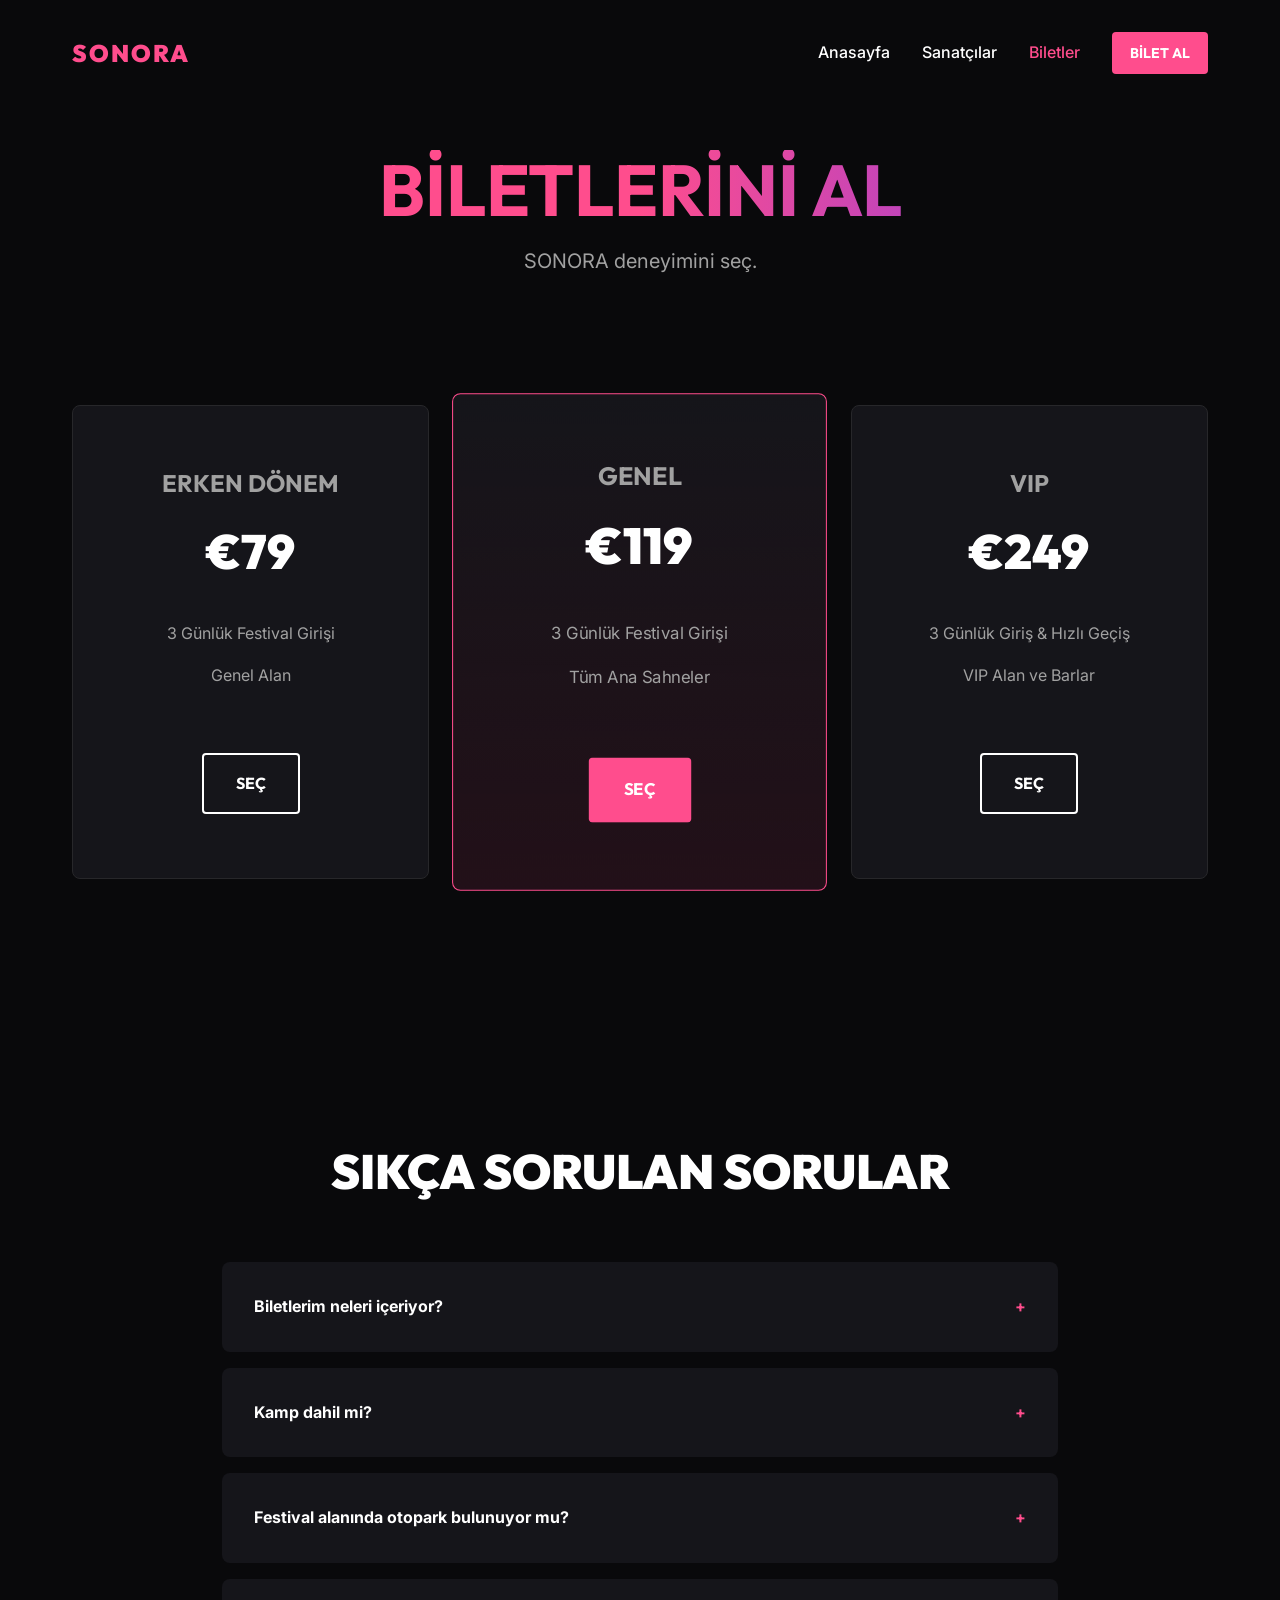
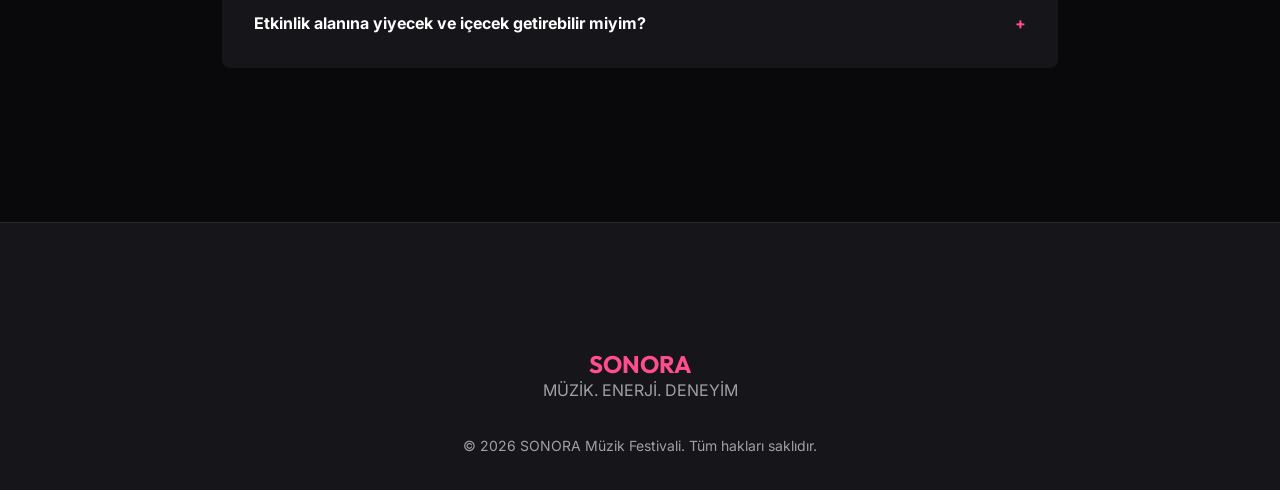
<file: tickets.html>
<!doctype html>
<html lang="en">
  <head>
    <meta charset="UTF-8" />
    <meta name="viewport" content="width=device-width, initial-scale=1.0" />
    <title>SONORA Müzik Festivali | 2026</title>
    <link rel="stylesheet" href="scss/main.css" />
  </head>
  <body>
    <!-- ================== HEADER ================== -->
    <header>
      <div class="container">
        <a href="./index.html" class="logo">SONORA</a>
        <nav>
          <a href="index.html">Anasayfa</a>
          <a href="artists.html">Sanatçılar</a>
          <a href="tickets.html" class="active">Biletler</a>
          <a href="tickets.html" class="btn btn-primary btn-sm">BİLET AL</a>
        </nav>
      </div>
    </header>

    <!-- ================== MAIN ================== -->
    <main>
      <!-- ================== TITLE ================== -->

      <section class="page-header">
        <div class="container">
          <h1>BİLETLERİNİ AL</h1>
          <p>SONORA deneyimini seç.</p>
        </div>
      </section>

      <section class="section">
        <div class="container">
          <div class="pricing-grid">
            <!-- Card 1 -->
            <div class="pricing-card">
              <h3>ERKEN DÖNEM</h3>
              <p>€79</p>
              <ul>
                <li>3 Günlük Festival Girişi</li>
                <li>Genel Alan</li>
              </ul>
              <a href="#" class="btn btn-outline">SEÇ</a>
            </div>
            <!-- Card 2 -->
            <div class="pricing-card featured">
              <h3>GENEL</h3>
              <p>€119</p>
              <ul>
                <li>3 Günlük Festival Girişi</li>
                <li>Tüm Ana Sahneler</li>
              </ul>
              <a href="#" class="btn btn-primary">SEÇ</a>
            </div>
            <!-- Card 3 -->
            <div class="pricing-card">
              <h3>VIP</h3>
              <p>€249</p>
              <ul>
                <li>3 Günlük Giriş & Hızlı Geçiş</li>
                <li>VIP Alan ve Barlar</li>
              </ul>
              <a href="#" class="btn btn-outline">SEÇ</a>
            </div>
          </div>
        </div>
      </section>
      <!-- ================== FAQ ================== -->
      <section class="section faq-section">
        <div class="container">
          <h1 class="section-title">SIKÇA SORULAN SORULAR</h1>
          <div class="faq-list">
            <details class="faq-item">
              <summary>Biletlerim neleri içeriyor?</summary>
              <p>
                Biletiniz tüm genel alanlara, sahnelere ve yeme & içme
                bölgelerine erişimi kapsar
              </p>
            </details>
            
            <details class="faq-item">
              <summary>Kamp dahil mi?</summary>
              <p>Hayır, standart veya VIP biletlere kamp dahil değildir</p>
            </details>

            <details class="faq-item">
              <summary>Festival alanında otopark bulunuyor mu?</summary>
              <p>
                Evet, festival alanının yakınında ziyaretçiler için ücretli
                otopark alanları bulunmaktadır.
              </p>
            </details>

            <details class="faq-item">
              <summary>
                Etkinlik alanına yiyecek ve içecek getirebilir miyim?
              </summary>
              <p>
                Festival alanına dışarıdan yiyecek ve içecek getirilmesine izin
                verilmemektedir.
              </p>
            </details>
          </div>
        </div>
      </section>
    </main>

    <!-- ================== FOOTER ================== -->
    <footer>
      <div class="container footer-content">
        <div class="brand">
          <h2>SONORA</h2>
          <p>MÜZİK. ENERJİ. DENEYİM</p>
        </div>

        <div class="copy">
          <p>&copy; 2026 SONORA Müzik Festivali. Tüm hakları saklıdır.</p>
        </div>
      </div>
    </footer>
  </body>
</html>
</file>
<file: scss/main.css>
@import url("https://fonts.googleapis.com/css2?family=Inter:ital,opsz,wght@0,14..32,100..900;1,14..32,100..900&family=Outfit:wght@100..900&display=swap");
* {
  box-sizing: border-box;
  margin: 0;
  padding: 0;
}

html {
  scroll-behavior: smooth;
}

body {
  background-color: #09090b;
  color: #ffffff;
  font-family: "Inter", sans-serif;
  line-height: 1.6;
  overflow-x: hidden;
}

img {
  max-width: 100%;
  display: block;
}

a {
  color: inherit;
  text-decoration: none;
}

ul {
  list-style: none;
}

h1,
h2,
h3,
h4,
h5,
h6 {
  font-family: "Outfit", sans-serif;
  font-weight: 700;
  line-height: 1.1;
}

h1 {
  font-size: 3rem;
}
@media (min-width: 768px) {
  h1 {
    font-size: 4.5rem;
  }
}

h2 {
  font-size: 2.25rem;
}
@media (min-width: 768px) {
  h2 {
    font-size: 3rem;
  }
}

h3 {
  font-size: 1.5rem;
}

.container {
  width: 100%;
  max-width: 1200px;
  margin: 0px auto;
  padding: 0 1rem;
}
@media (min-width: 768px) {
  .container {
    padding: 0 2rem;
  }
}

header {
  position: absolute;
  top: 0;
  left: 0;
  width: 100%;
  z-index: 100;
  padding: 2rem 0;
}
header div {
  display: flex;
  align-items: center;
  justify-content: space-between;
  flex-wrap: wrap;
  gap: 2rem;
}
header .logo {
  font-family: "Outfit", sans-serif;
  font-size: 1.5rem;
  font-weight: 900;
  letter-spacing: 2px;
  color: #ff4d8d;
}
header nav {
  display: flex;
  align-items: center;
  gap: 1rem;
  flex-wrap: wrap;
}
@media (min-width: 768px) {
  header nav {
    gap: 2rem;
  }
}
header nav a {
  font-weight: 500;
  transition: color 0.3s ease;
}
header nav a:hover, header nav a.active {
  color: #ff4d8d;
}
header .btn {
  display: none;
}
@media (min-width: 768px) {
  header .btn {
    display: inline-block;
  }
}

.btn {
  display: inline-block;
  font-family: "Outfit", sans-serif;
  font-weight: 700;
  text-align: center;
  text-transform: uppercase;
  border-radius: 4px;
  cursor: pointer;
  transition: all 0.3s ease;
  padding: 1rem 2rem;
  border: 2px solid transparent;
}

.btn-sm {
  padding: 0.5rem 1rem;
  font-size: 0.875rem;
}

.btn-lg {
  padding: 1.25rem 3rem;
}

.btn-primary {
  background-color: #ff4d8d;
  color: #ffffff;
}
.btn-primary:hover {
  background-color: rgb(255, 26, 108.3370786517);
  transform: translateY(-2px);
  color: white;
}

.btn-outline {
  background-color: transparent;
  border-color: #ffffff;
  color: #ffffff;
}
.btn-outline:hover {
  background-color: #ffffff;
  color: #09090b;
  transform: translateY(-2px);
}

.section {
  padding: 8rem 0;
}

.section-title {
  font-family: "Outfit", sans-serif;
  font-size: 2.25rem;
  font-weight: 900;
  margin-bottom: 4rem;
  text-align: center;
  color: #ffffff;
}
@media (min-width: 768px) {
  .section-title {
    font-size: 3rem;
  }
}

.artist-grid {
  display: grid;
  grid-template-columns: 1fr;
  gap: 2rem;
}
@media (min-width: 768px) {
  .artist-grid {
    grid-template-columns: repeat(2, 1fr);
  }
}
@media (min-width: 992px) {
  .artist-grid {
    grid-template-columns: repeat(3, 1fr);
  }
}

.artist-card {
  background-color: #15151a;
  border-radius: 8px;
  overflow: hidden;
  transition: transform 0.3s ease;
}
.artist-card:hover {
  transform: translateY(-5px);
}
.artist-card .img-wrapper {
  height: 250px;
}
.artist-card .img-wrapper img {
  width: 100%;
  height: 100%;
  -o-object-fit: cover;
     object-fit: cover;
}
.artist-card .content {
  padding: 2rem;
}
.artist-card h3 {
  margin-bottom: 0.5rem;
  color: #ffffff;
}
.artist-card p {
  color: #a1a1a1;
  font-size: 0.875rem;
  margin-top: 0.5rem;
}

.badge {
  padding: 2px 8px;
  border-radius: 4px;
  font-size: 0.75rem;
}

.badge-electronic {
  background-color: rgba(59, 130, 246, 0.2);
  color: #3b82f6;
}

.badge-house {
  background-color: rgba(16, 185, 129, 0.2);
  color: #10b981;
}

footer {
  background-color: #15151a;
  padding: 8rem 0 2rem;
  border-top: 1px solid #27272a;
  text-align: center;
}
footer .brand {
  margin-bottom: 2rem;
}
footer .brand h2 {
  color: #ff4d8d;
  font-size: 1.5rem;
}
footer .brand p {
  color: #a1a1a1;
}
footer .copy {
  color: #a1a1a1;
  font-size: 0.875rem;
}

.page-header {
  padding: 150px 0px 0px;
  text-align: center;
}
.page-header h1 {
  margin-bottom: 1rem;
  background: linear-gradient(to right, #ff4d8d 50%, #7c3aed);
  -webkit-background-clip: text;
          background-clip: text;
  color: transparent;
}
.page-header p {
  color: #a1a1a1;
  font-size: 1.25rem;
}

.hero {
  height: 100vh;
  min-height: 500px;
  display: flex;
  align-items: center;
  background-image: linear-gradient(to bottom, rgba(9, 9, 11, 0.5), #09090b), url("https://images.pexels.com/photos/1190298/pexels-photo-1190298.jpeg");
  background-size: cover;
  background-position: center;
}
.hero h1 {
  margin-bottom: 2rem;
  text-transform: uppercase;
  background: linear-gradient(to right, #fff, #ff4d8d);
  color: transparent;
  -webkit-background-clip: text;
          background-clip: text;
}
.hero p {
  font-size: 1.25rem;
  margin-bottom: 4rem;
  color: #a1a1a1;
}
.hero .actions {
  display: flex;
  gap: 1rem;
}

.about {
  background-color: #15151a;
}
.about .about-content {
  display: grid;
  align-items: center;
  gap: 8rem;
  padding: 8rem 1rem;
}
@media (min-width: 992px) {
  .about .about-content {
    grid-template-columns: 1fr 1fr;
  }
}
.about .text h2 {
  text-align: left;
}
.about .text p {
  font-size: 1.25rem;
  color: #a1a1a1;
}
.about img {
  border-radius: 8px;
}

.cta {
  padding: 8rem 0;
  text-align: center;
  background: linear-gradient(135deg, #7c3aed, #ff4d8d);
}
.cta h2 {
  font-size: 2.5rem;
  margin-bottom: 4rem;
}

.pricing-grid {
  display: grid;
  grid-template-columns: 1fr;
  gap: 2rem;
}
@media (min-width: 992px) {
  .pricing-grid {
    grid-template-columns: repeat(3, 1fr);
  }
}
.pricing-grid .pricing-card {
  background-color: #15151a;
  border-radius: 8px;
  padding: 4rem;
  text-align: center;
  border: 1px solid #27272a;
}
.pricing-grid .pricing-card.featured {
  border-color: #ff4d8d;
  transform: scale(1.05);
  background: linear-gradient(to bottom, #15151a, rgba(255, 77, 141, 0.1));
}
.pricing-grid .pricing-card h3 {
  color: #a1a1a1;
  margin-bottom: 1rem;
}
.pricing-grid .pricing-card p {
  font-size: 3rem;
  font-family: "Outfit", sans-serif;
  font-weight: 900;
  margin-bottom: 2rem;
}
.pricing-grid .pricing-card ul {
  margin-bottom: 4rem;
}
.pricing-grid .pricing-card ul li {
  margin-bottom: 1rem;
  color: #a1a1a1;
}

.faq-section {
  max-width: 900px;
  margin: 10px auto;
}

.faq-item {
  background-color: #15151a;
  border-radius: 8px;
  margin-bottom: 1rem;
}
.faq-item summary {
  padding: 2rem;
  font-weight: 700;
  cursor: pointer;
  position: relative;
  list-style: none;
}
.faq-item summary::-webkit-details-marker {
  display: none;
}
.faq-item summary::after {
  content: "+";
  position: absolute;
  right: 2rem;
  color: #ff4d8d;
}
.faq-item[open] summary::after {
  content: "-";
}
.faq-item p {
  padding: 0rem 2rem 2rem;
  color: #a1a1aa;
}/*# sourceMappingURL=main.css.map */
</file>
